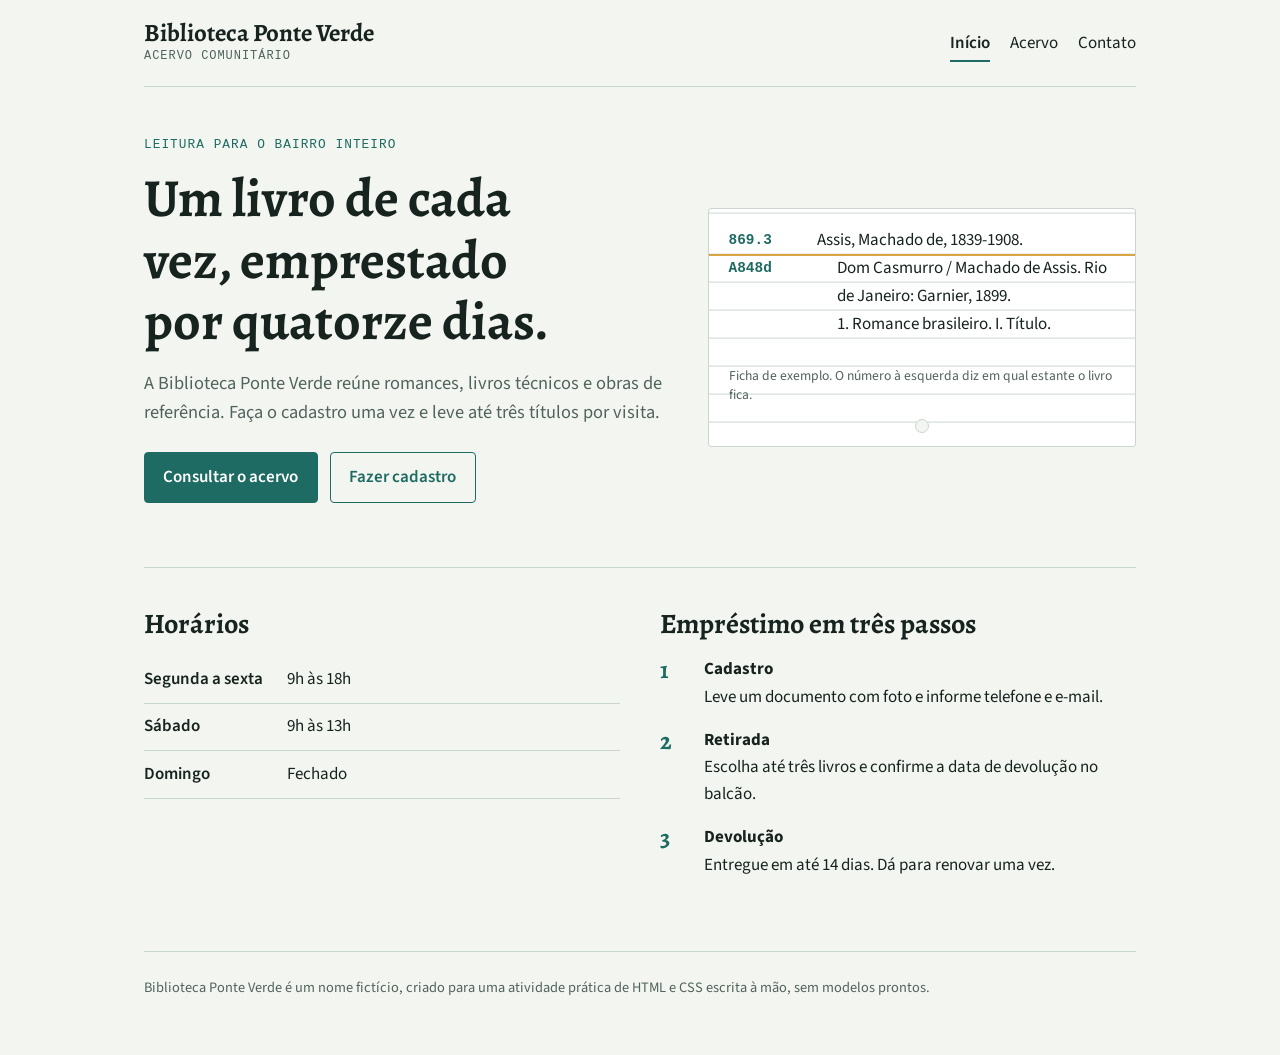
<file: index.html>
<!doctype html><html><head><meta charset=utf8><meta name=viewport content="width=device-width,initial-scale=1,viewport-fit=cover"><style>:root{color-scheme:light;box-sizing:border-box;padding-top:env(safe-area-inset-top,0px);padding-bottom:env(safe-area-inset-bottom,0px)}html{scroll-padding-top:env(safe-area-inset-top,0px)}body{margin:0;padding:0;font:14px -apple-system,BlinkMacSystemFont,sans-serif;background:#fff;color:#000}img{max-width:100%}[hidden]:not([hidden=until-found i]){display:none!important}</style></head><body>
<title>Biblioteca Ponte Verde</title>
<meta name="claude:viewport-fit-sides" content="cover">
<meta name="description" content="Site da Biblioteca Ponte Verde: horários, regras de empréstimo e acervo.">
<link rel="preconnect" href="https://fonts.googleapis.com">
<link rel="preconnect" href="https://fonts.gstatic.com" crossorigin>
<link rel="stylesheet" href="https://fonts.googleapis.com/css2?family=Alegreya:wght@500;700&family=Source+Sans+3:wght@400;600&display=swap">
<link rel="stylesheet" href="styles.css">

<a class="skip" href="#conteudo">Ir para o conteúdo</a>
<div class="wrap">
  <header class="site-header">
    <a class="brand" href="index.html">
      <span class="brand-name">Biblioteca Ponte Verde</span>
      <span class="brand-sub">Acervo comunitário</span>
    </a>
    <nav aria-label="Principal">
      <ul>
        <li><a href="index.html" aria-current="page">Início</a></li>
        <li><a href="acervo.html">Acervo</a></li>
        <li><a href="contato.html">Contato</a></li>
      </ul>
    </nav>
  </header>

  <main id="conteudo">
    <section class="hero">
      <div>
        <p class="eyebrow">Leitura para o bairro inteiro</p>
        <h1>Um livro de cada vez, emprestado por quatorze dias.</h1>
        <p class="lead">A Biblioteca Ponte Verde reúne romances, livros técnicos e obras de referência. Faça o cadastro uma vez e leve até três títulos por visita.</p>
        <p class="actions">
          <a class="btn" href="acervo.html">Consultar o acervo</a>
          <a class="btn alt" href="contato.html">Fazer cadastro</a>
        </p>
      </div>
      <figure class="ficha" aria-label="Exemplo de ficha catalográfica">
        <div class="ficha-row">
          <span class="cdd">869.3<br>A848d</span>
          <div>
            <p>Assis, Machado de, 1839-1908.</p>
            <p class="recuo">Dom Casmurro / Machado de Assis. Rio de Janeiro: Garnier, 1899.</p>
            <p class="recuo">1. Romance brasileiro. I. Título.</p>
          </div>
        </div>
        <figcaption>Ficha de exemplo. O número à esquerda diz em qual estante o livro fica.</figcaption>
      </figure>
    </section>

    <section class="bloco duas">
      <div>
        <h2>Horários</h2>
        <dl class="horarios">
          <dt>Segunda a sexta</dt><dd>9h às 18h</dd>
          <dt>Sábado</dt><dd>9h às 13h</dd>
          <dt>Domingo</dt><dd>Fechado</dd>
        </dl>
      </div>
      <div>
        <h2>Empréstimo em três passos</h2>
        <ol class="passos">
          <li><div><strong>Cadastro</strong>Leve um documento com foto e informe telefone e e-mail.</div></li>
          <li><div><strong>Retirada</strong>Escolha até três livros e confirme a data de devolução no balcão.</div></li>
          <li><div><strong>Devolução</strong>Entregue em até 14 dias. Dá para renovar uma vez.</div></li>
        </ol>
      </div>
    </section>
  </main>

  <footer>
    <p>Biblioteca Ponte Verde é um nome fictício, criado para uma atividade prática de HTML e CSS escrita à mão, sem modelos prontos.</p>
  </footer>
</div>

</body></html>
</file>
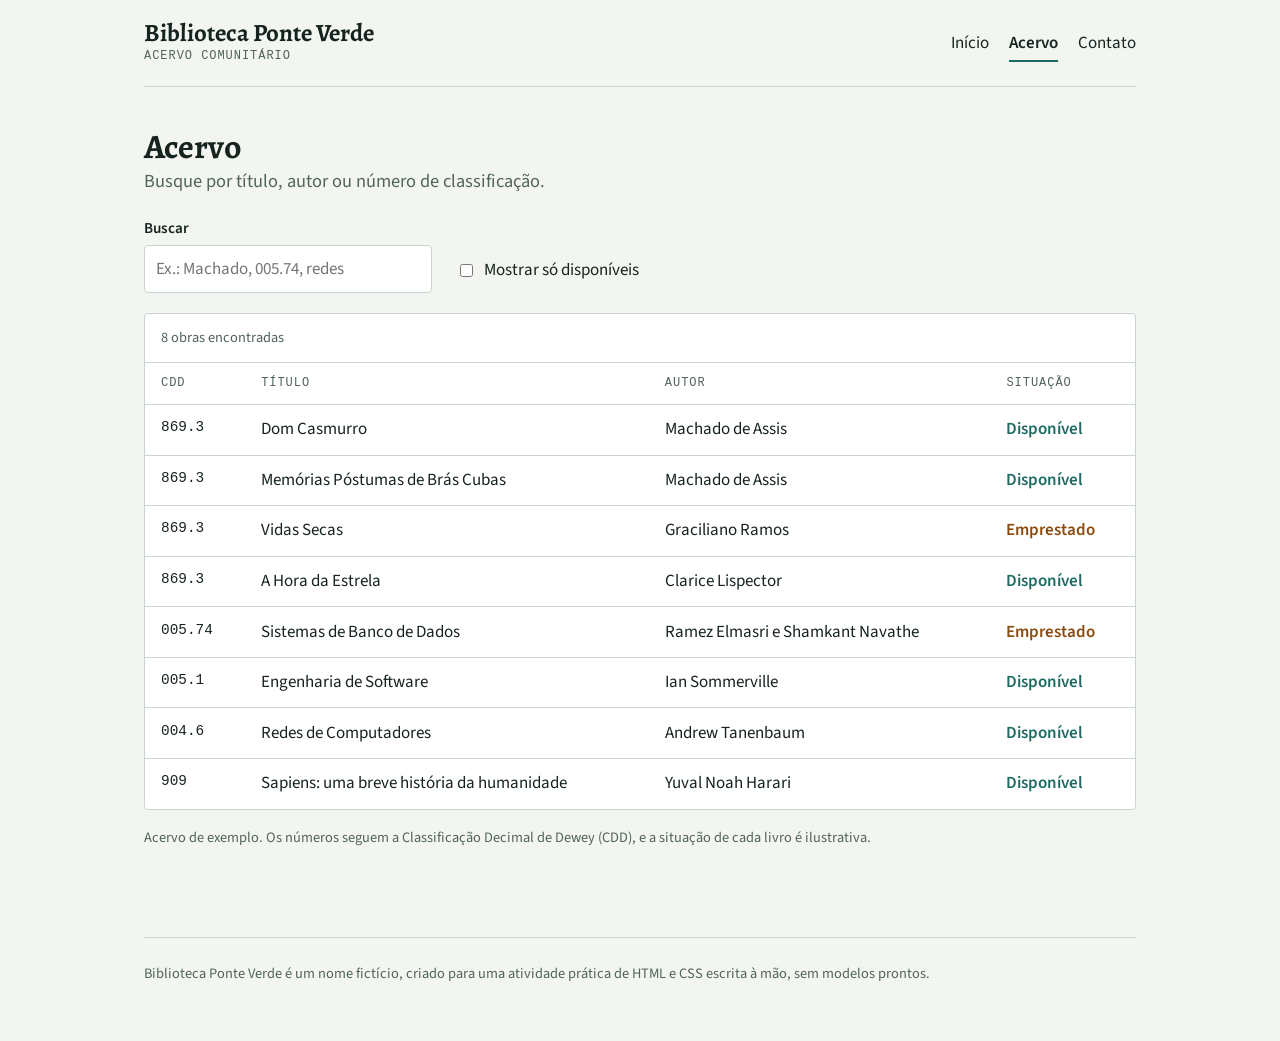
<file: acervo.html>
<!doctype html>
<html lang="pt-BR">
<head>
<meta charset="utf-8">
<meta name="viewport" content="width=device-width, initial-scale=1, viewport-fit=cover">
<title>Acervo | Biblioteca Ponte Verde</title>
<link rel="preconnect" href="https://fonts.googleapis.com">
<link rel="preconnect" href="https://fonts.gstatic.com" crossorigin>
<link rel="stylesheet" href="https://fonts.googleapis.com/css2?family=Alegreya:wght@500;700&family=Source+Sans+3:wght@400;600&display=swap">
<link rel="stylesheet" href="styles.css">
</head>
<body>
<a class="skip" href="#conteudo">Ir para o conteúdo</a>
<div class="wrap">
  <header class="site-header">
    <a class="brand" href="index.html">
      <span class="brand-name">Biblioteca Ponte Verde</span>
      <span class="brand-sub">Acervo comunitário</span>
    </a>
    <nav aria-label="Principal">
      <ul>
        <li><a href="index.html">Início</a></li>
        <li><a href="acervo.html" aria-current="page">Acervo</a></li>
        <li><a href="contato.html">Contato</a></li>
      </ul>
    </nav>
  </header>

  <main id="conteudo" class="pagina">
    <h1>Acervo</h1>
    <p class="lead">Busque por título, autor ou número de classificação.</p>

    <div class="filtros">
      <div class="campo">
        <label for="busca">Buscar</label>
        <input type="search" id="busca" placeholder="Ex.: Machado, 005.74, redes">
      </div>
      <label class="marcar" for="so-disponiveis">
        <input type="checkbox" id="so-disponiveis">
        Mostrar só disponíveis
      </label>
    </div>

    <div class="rolagem">
      <table id="tabela">
        <caption id="contagem" aria-live="polite">8 obras encontradas</caption>
        <thead>
          <tr><th scope="col">CDD</th><th scope="col">Título</th><th scope="col">Autor</th><th scope="col">Situação</th></tr>
        </thead>
        <tbody>
          <tr data-situacao="disponivel"><td class="num">869.3</td><td>Dom Casmurro</td><td>Machado de Assis</td><td class="situacao ok">Disponível</td></tr>
          <tr data-situacao="disponivel"><td class="num">869.3</td><td>Memórias Póstumas de Brás Cubas</td><td>Machado de Assis</td><td class="situacao ok">Disponível</td></tr>
          <tr data-situacao="emprestado"><td class="num">869.3</td><td>Vidas Secas</td><td>Graciliano Ramos</td><td class="situacao fora">Emprestado</td></tr>
          <tr data-situacao="disponivel"><td class="num">869.3</td><td>A Hora da Estrela</td><td>Clarice Lispector</td><td class="situacao ok">Disponível</td></tr>
          <tr data-situacao="emprestado"><td class="num">005.74</td><td>Sistemas de Banco de Dados</td><td>Ramez Elmasri e Shamkant Navathe</td><td class="situacao fora">Emprestado</td></tr>
          <tr data-situacao="disponivel"><td class="num">005.1</td><td>Engenharia de Software</td><td>Ian Sommerville</td><td class="situacao ok">Disponível</td></tr>
          <tr data-situacao="disponivel"><td class="num">004.6</td><td>Redes de Computadores</td><td>Andrew Tanenbaum</td><td class="situacao ok">Disponível</td></tr>
          <tr data-situacao="disponivel"><td class="num">909</td><td>Sapiens: uma breve história da humanidade</td><td>Yuval Noah Harari</td><td class="situacao ok">Disponível</td></tr>
        </tbody>
      </table>
    </div>
    <p class="nota">Acervo de exemplo. Os números seguem a Classificação Decimal de Dewey (CDD), e a situação de cada livro é ilustrativa.</p>
  </main>

  <footer>
    <p>Biblioteca Ponte Verde é um nome fictício, criado para uma atividade prática de HTML e CSS escrita à mão, sem modelos prontos.</p>
  </footer>
</div>

<script>
  var busca = document.getElementById('busca');
  var soDisp = document.getElementById('so-disponiveis');
  var linhas = Array.prototype.slice.call(document.querySelectorAll('#tabela tbody tr'));
  var contagem = document.getElementById('contagem');

  function aplicar() {
    var termo = busca.value.trim().toLowerCase();
    var total = 0;
    linhas.forEach(function (linha) {
      var combina = linha.textContent.toLowerCase().indexOf(termo) !== -1;
      var situacaoOk = !soDisp.checked || linha.getAttribute('data-situacao') === 'disponivel';
      var mostrar = combina && situacaoOk;
      linha.hidden = !mostrar;
      if (mostrar) { total++; }
    });
    contagem.textContent = total + (total === 1 ? ' obra encontrada' : ' obras encontradas');
  }

  busca.addEventListener('input', aplicar);
  soDisp.addEventListener('change', aplicar);
</script>
</body>
</html>
</file>
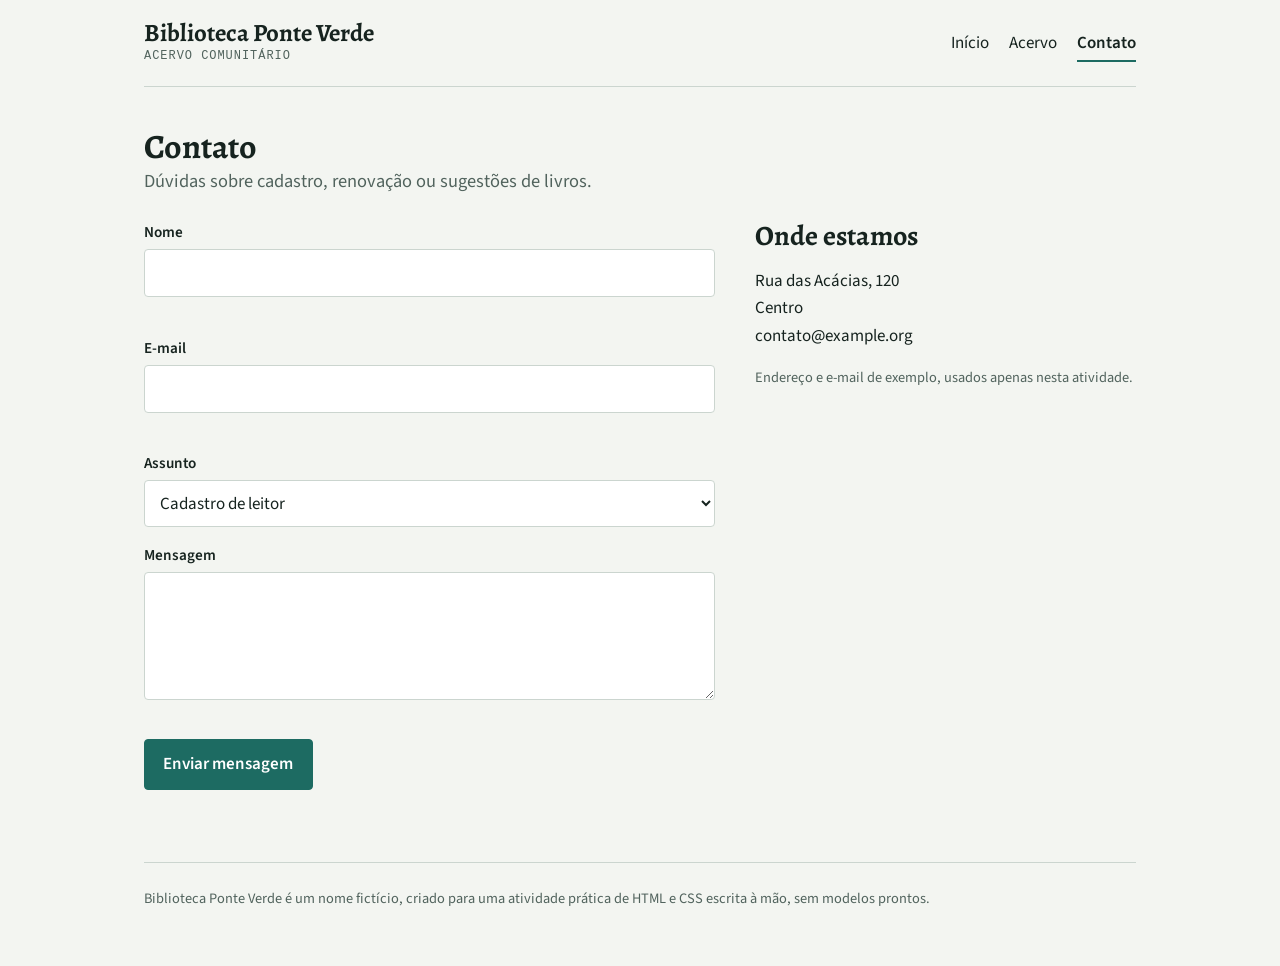
<file: contato.html>
<!doctype html>
<html lang="pt-BR">
<head>
<meta charset="utf-8">
<meta name="viewport" content="width=device-width, initial-scale=1, viewport-fit=cover">
<title>Contato | Biblioteca Ponte Verde</title>
<link rel="preconnect" href="https://fonts.googleapis.com">
<link rel="preconnect" href="https://fonts.gstatic.com" crossorigin>
<link rel="stylesheet" href="https://fonts.googleapis.com/css2?family=Alegreya:wght@500;700&family=Source+Sans+3:wght@400;600&display=swap">
<link rel="stylesheet" href="styles.css">
</head>
<body>
<a class="skip" href="#conteudo">Ir para o conteúdo</a>
<div class="wrap">
  <header class="site-header">
    <a class="brand" href="index.html">
      <span class="brand-name">Biblioteca Ponte Verde</span>
      <span class="brand-sub">Acervo comunitário</span>
    </a>
    <nav aria-label="Principal">
      <ul>
        <li><a href="index.html">Início</a></li>
        <li><a href="acervo.html">Acervo</a></li>
        <li><a href="contato.html" aria-current="page">Contato</a></li>
      </ul>
    </nav>
  </header>

  <main id="conteudo" class="pagina">
    <h1>Contato</h1>
    <p class="lead">Dúvidas sobre cadastro, renovação ou sugestões de livros.</p>

    <div class="contato">
      <form id="form-contato" novalidate>
        <div class="campo">
          <label for="nome">Nome</label>
          <input type="text" id="nome" name="nome" autocomplete="name">
          <p class="erro" id="erro-nome"></p>
        </div>
        <div class="campo">
          <label for="email">E-mail</label>
          <input type="email" id="email" name="email" autocomplete="email">
          <p class="erro" id="erro-email"></p>
        </div>
        <div class="campo">
          <label for="assunto">Assunto</label>
          <select id="assunto" name="assunto">
            <option>Cadastro de leitor</option>
            <option>Renovação de empréstimo</option>
            <option>Sugestão de livro</option>
            <option>Outro assunto</option>
          </select>
        </div>
        <div class="campo">
          <label for="mensagem">Mensagem</label>
          <textarea id="mensagem" name="mensagem"></textarea>
          <p class="erro" id="erro-mensagem"></p>
        </div>
        <div><button class="btn" type="submit">Enviar mensagem</button></div>
        <p class="retorno" id="retorno" role="status" hidden></p>
      </form>

      <aside>
        <h2>Onde estamos</h2>
        <address>
          Rua das Acácias, 120<br>
          Centro<br>
          contato@example.org
        </address>
        <p class="nota">Endereço e e-mail de exemplo, usados apenas nesta atividade.</p>
      </aside>
    </div>
  </main>

  <footer>
    <p>Biblioteca Ponte Verde é um nome fictício, criado para uma atividade prática de HTML e CSS escrita à mão, sem modelos prontos.</p>
  </footer>
</div>

<script>
  var form = document.getElementById('form-contato');
  var retorno = document.getElementById('retorno');

  function erro(id, texto) {
    document.getElementById('erro-' + id).textContent = texto;
    return texto === '';
  }

  form.addEventListener('submit', function (evento) {
    evento.preventDefault();
    var nome = document.getElementById('nome').value.trim();
    var email = document.getElementById('email').value.trim();
    var mensagem = document.getElementById('mensagem').value.trim();

    var okNome = erro('nome', nome.length < 3 ? 'Informe seu nome com pelo menos 3 letras.' : '');
    var okEmail = erro('email', /^[^\s@]+@[^\s@]+\.[^\s@]+$/.test(email) ? '' : 'Informe um e-mail válido, como nome@dominio.com.');
    var okMsg = erro('mensagem', mensagem.length < 10 ? 'Escreva uma mensagem com pelo menos 10 caracteres.' : '');

    if (okNome && okEmail && okMsg) {
      retorno.textContent = 'Dados conferidos, ' + nome + '. Este formulário é uma demonstração e não envia mensagens.';
      retorno.hidden = false;
      form.reset();
    } else {
      retorno.hidden = true;
    }
  });
</script>
</body>
</html>
</file>
<file: styles.css>
/* Conceito: site de biblioteca de bairro; a ficha catalográfica é o único elemento ousado, o resto fica sóbrio. */
:root {
  --bg: #F3F5F1;
  --surface: #FFFFFF;
  --ink: #16231F;
  --muted: #51635D;
  --line: #CBD5CF;
  --accent: #1D6B62;
  --accent-ink: #FFFFFF;
  --mark: #D9A441;
  --warn: #8A4B0F;
  --font-display: 'Alegreya', Georgia, 'Times New Roman', serif;
  --font-body: 'Source Sans 3', system-ui, -apple-system, 'Segoe UI', sans-serif;
  --font-mono: ui-monospace, SFMono-Regular, Menlo, Consolas, monospace;
}
@media (prefers-color-scheme: dark) {
  :root:not([data-theme="light"]) {
    --bg: #0F1A18;
    --surface: #16251F;
    --ink: #E6ECE8;
    --muted: #A3B3AC;
    --line: #2C3F38;
    --accent: #5CC2B4;
    --accent-ink: #0C1B18;
    --mark: #E2B253;
    --warn: #E6B069;
    color-scheme: dark;
  }
}
:root[data-theme="dark"] {
  --bg: #0F1A18;
  --surface: #16251F;
  --ink: #E6ECE8;
  --muted: #A3B3AC;
  --line: #2C3F38;
  --accent: #5CC2B4;
  --accent-ink: #0C1B18;
  --mark: #E2B253;
  --warn: #E6B069;
  color-scheme: dark;
}

*, *::before, *::after { box-sizing: border-box; }
[hidden] { display: none !important; }

body {
  margin: 0;
  background: var(--bg);
  color: var(--ink);
  font: 1.0625rem/1.6 var(--font-body);
  padding-left: max(16px, env(safe-area-inset-left, 0px));
  padding-right: max(16px, env(safe-area-inset-right, 0px));
}
.wrap { max-width: 62rem; margin: 0 auto; }

h1, h2, h3 { font-family: var(--font-display); line-height: 1.15; text-wrap: balance; margin: 0; }
h2 { font-size: 1.75rem; margin-bottom: 1rem; }
p { margin: 0 0 1rem; }
a { color: var(--accent); }
a:focus-visible, button:focus-visible, input:focus-visible, select:focus-visible, textarea:focus-visible {
  outline: 3px solid var(--mark);
  outline-offset: 2px;
}

.skip { position: absolute; left: -999px; top: 0; background: var(--accent); color: var(--accent-ink); padding: .5rem .8rem; }
.skip:focus { left: 0; z-index: 20; }

/* Cabeçalho */
.site-header {
  display: flex; flex-wrap: wrap; align-items: center; justify-content: space-between;
  gap: .75rem 2rem; padding-block: 1.25rem; border-bottom: 1px solid var(--line);
}
.brand { text-decoration: none; color: var(--ink); display: flex; flex-direction: column; }
.brand-name { font-family: var(--font-display); font-size: 1.55rem; font-weight: 700; line-height: 1.1; }
.brand-sub { font-family: var(--font-mono); font-size: .75rem; letter-spacing: .08em; text-transform: uppercase; color: var(--muted); }
nav ul { list-style: none; margin: 0; padding: 0; display: flex; flex-wrap: wrap; gap: .25rem 1.25rem; }
nav a { color: var(--ink); text-decoration: none; padding: .35rem 0; border-bottom: 2px solid transparent; }
nav a:hover { border-bottom-color: var(--line); }
nav a[aria-current="page"] { border-bottom-color: var(--accent); font-weight: 600; }

/* Início */
.hero {
  display: grid; grid-template-columns: minmax(0, 1.1fr) minmax(0, .9fr);
  gap: 2.5rem; align-items: center; padding-block: 3rem;
}
.eyebrow { font-family: var(--font-mono); font-size: .8rem; letter-spacing: .08em; text-transform: uppercase; color: var(--accent); margin-bottom: .75rem; }
.hero h1 { font-size: clamp(2.1rem, 5vw, 3.35rem); margin-bottom: 1rem; }
.lead { color: var(--muted); max-width: 34rem; font-size: 1.15rem; }
.actions { display: flex; flex-wrap: wrap; gap: .75rem; margin-top: 1.5rem; }
.btn {
  display: inline-block; padding: .7rem 1.15rem; border-radius: 4px; text-decoration: none;
  background: var(--accent); color: var(--accent-ink); border: 1px solid var(--accent);
  font: inherit; font-weight: 600; cursor: pointer;
}
.btn:hover { filter: brightness(1.08); }
.btn.alt { background: transparent; color: var(--accent); }

.ficha {
  position: relative; margin: 0; background: var(--surface);
  border: 1px solid var(--line); border-radius: 3px;
  padding: 1.1rem 1.25rem 2.6rem;
  background-image: repeating-linear-gradient(to bottom, transparent 0, transparent calc(1.75rem - 1px), var(--line) calc(1.75rem - 1px), var(--line) 1.75rem);
  background-position: 0 1.1rem;
  line-height: 1.75rem;
}
.ficha::before { content: ""; position: absolute; left: 0; right: 0; top: 2.85rem; border-top: 2px solid var(--mark); }
.ficha::after { content: ""; position: absolute; left: 50%; bottom: .8rem; width: 14px; height: 14px; margin-left: -7px; border-radius: 50%; border: 1px solid var(--line); background: var(--bg); }
.ficha-row { display: grid; grid-template-columns: 4.5rem minmax(0, 1fr); gap: 1rem; }
.cdd { font-family: var(--font-mono); font-size: .9rem; color: var(--accent); font-weight: 700; }
.ficha p { margin: 0; }
.ficha .recuo { padding-left: 1.25rem; }
.ficha figcaption { margin-top: 1.75rem; font-size: .85rem; color: var(--muted); line-height: 1.4; }

section.bloco { padding-block: 2.5rem; border-top: 1px solid var(--line); }
.duas { display: grid; grid-template-columns: repeat(2, minmax(0, 1fr)); gap: 2.5rem; }
.horarios { margin: 0; display: grid; grid-template-columns: max-content 1fr; gap: 0; }
.horarios dt, .horarios dd { margin: 0; padding: .6rem 0; border-bottom: 1px solid var(--line); }
.horarios dt { font-weight: 600; padding-right: 1.5rem; }
.passos { margin: 0; padding: 0; list-style: none; counter-reset: passo; display: grid; gap: 1rem; }
.passos li { counter-increment: passo; display: grid; grid-template-columns: 2rem minmax(0, 1fr); gap: .75rem; }
.passos li::before { content: counter(passo); font-family: var(--font-display); font-size: 1.5rem; font-weight: 700; color: var(--accent); line-height: 1.2; }
.passos strong { display: block; }

/* Acervo */
.pagina { padding-block: 2.5rem; }
.filtros { display: flex; flex-wrap: wrap; align-items: end; gap: 1rem 1.5rem; margin-block: 1.25rem; }
.campo { display: grid; gap: .3rem; }
.campo label, legend { font-weight: 600; font-size: .95rem; }
input[type="search"], input[type="text"], input[type="email"], select, textarea {
  width: 100%; padding: .6rem .7rem; font: inherit; color: var(--ink);
  background: var(--surface); border: 1px solid var(--line); border-radius: 4px;
}
.filtros .campo { min-width: min(100%, 18rem); }
.marcar { display: flex; align-items: center; gap: .5rem; padding-bottom: .6rem; }
.rolagem { overflow-x: auto; border: 1px solid var(--line); border-radius: 4px; background: var(--surface); }
table { width: 100%; border-collapse: collapse; min-width: 34rem; }
caption { text-align: left; padding: .75rem 1rem; color: var(--muted); font-size: .9rem; }
th, td { text-align: left; padding: .7rem 1rem; border-top: 1px solid var(--line); vertical-align: top; }
th { font-family: var(--font-mono); font-size: .75rem; letter-spacing: .08em; text-transform: uppercase; color: var(--muted); font-weight: 400; }
td.num { font-family: var(--font-mono); font-size: .9rem; white-space: nowrap; }
.situacao { font-weight: 600; white-space: nowrap; }
.situacao.ok { color: var(--accent); }
.situacao.fora { color: var(--warn); }
.nota { color: var(--muted); font-size: .9rem; margin-top: 1rem; }

/* Contato */
.contato { display: grid; grid-template-columns: minmax(0, 1.2fr) minmax(0, .8fr); gap: 2.5rem; margin-top: 1.5rem; }
form { display: grid; gap: 1rem; }
textarea { min-height: 8rem; resize: vertical; }
.erro { color: var(--warn); font-size: .9rem; min-height: 1.2em; margin: 0; }
.retorno { padding: .9rem 1rem; border: 1px solid var(--accent); border-radius: 4px; background: var(--surface); }
address { font-style: normal; }

footer { margin-top: 2rem; padding-block: 1.5rem 2.5rem; border-top: 1px solid var(--line); color: var(--muted); font-size: .9rem; }

@media (max-width: 760px) {
  .hero, .duas, .contato { grid-template-columns: minmax(0, 1fr); gap: 2rem; }
  .hero { padding-block: 2rem; }
}
@media (prefers-reduced-motion: reduce) {
  * { transition: none !important; animation: none !important; }
}
</file>
